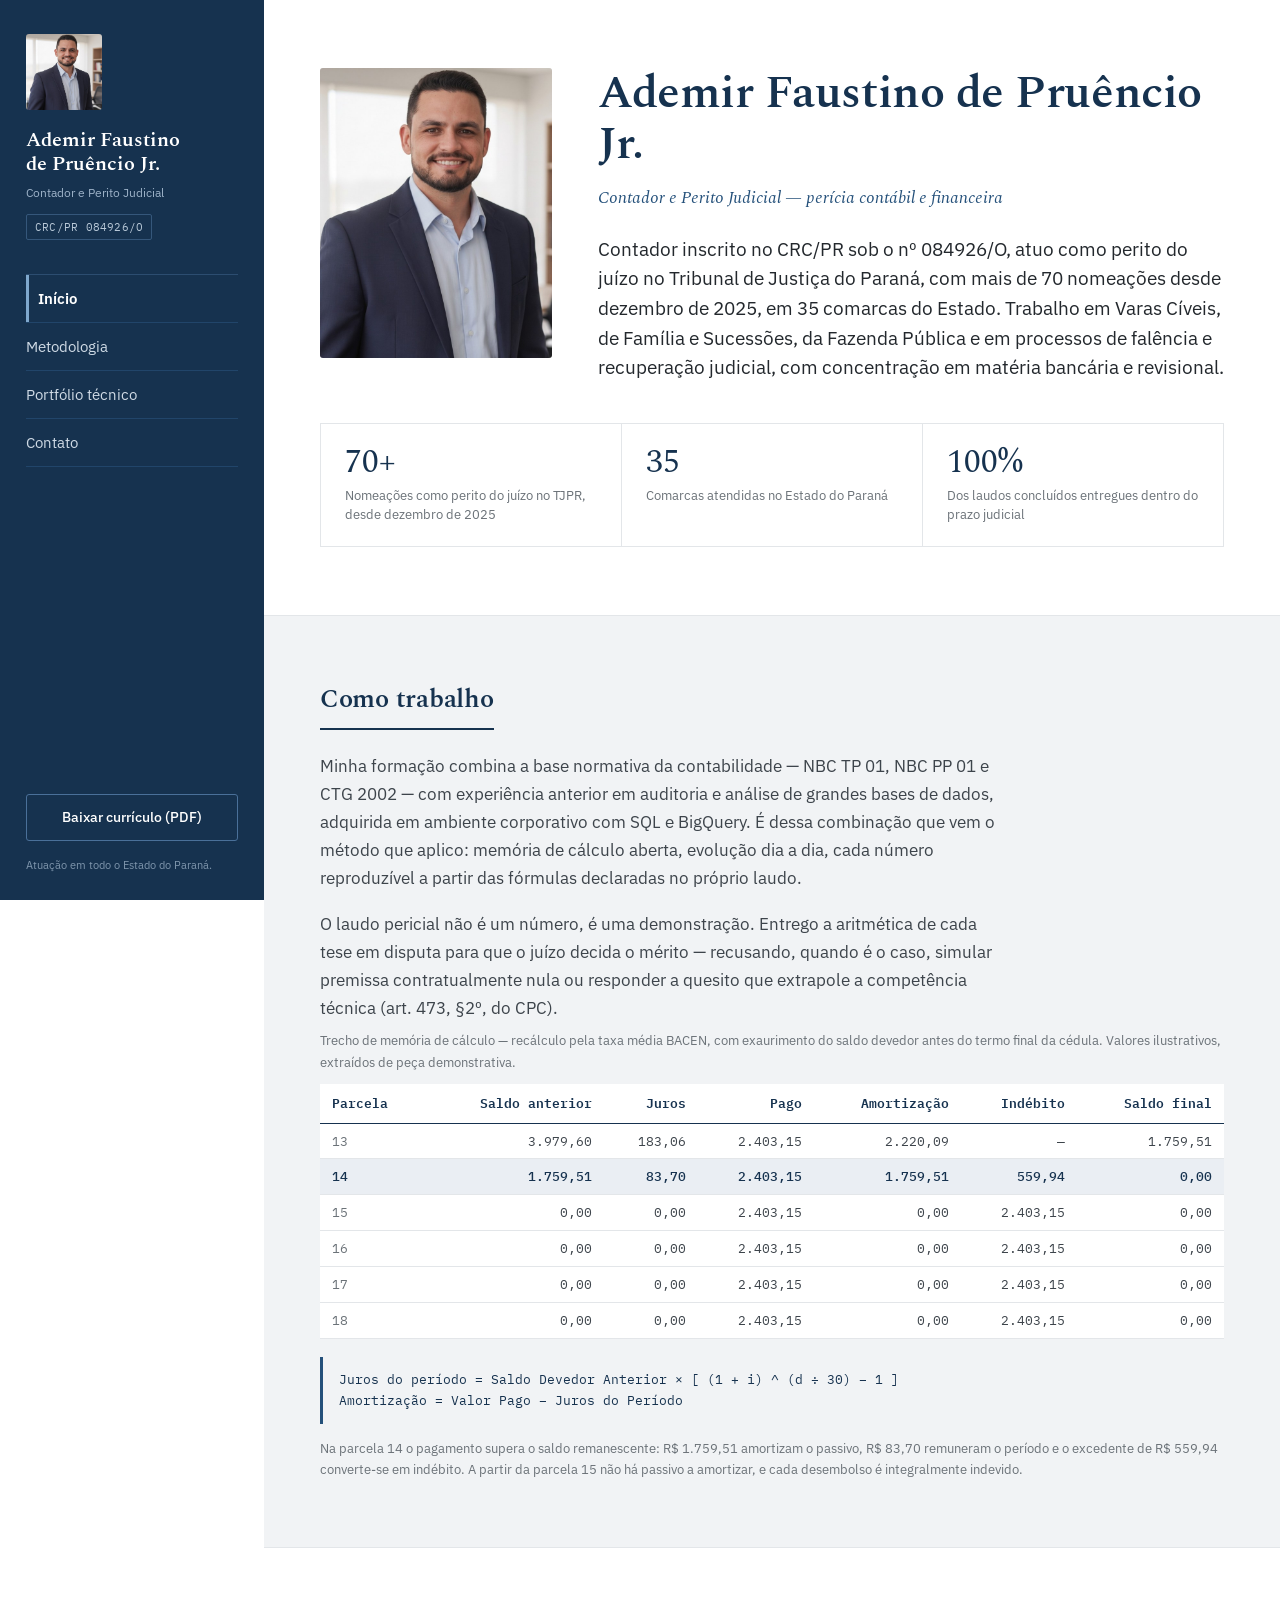
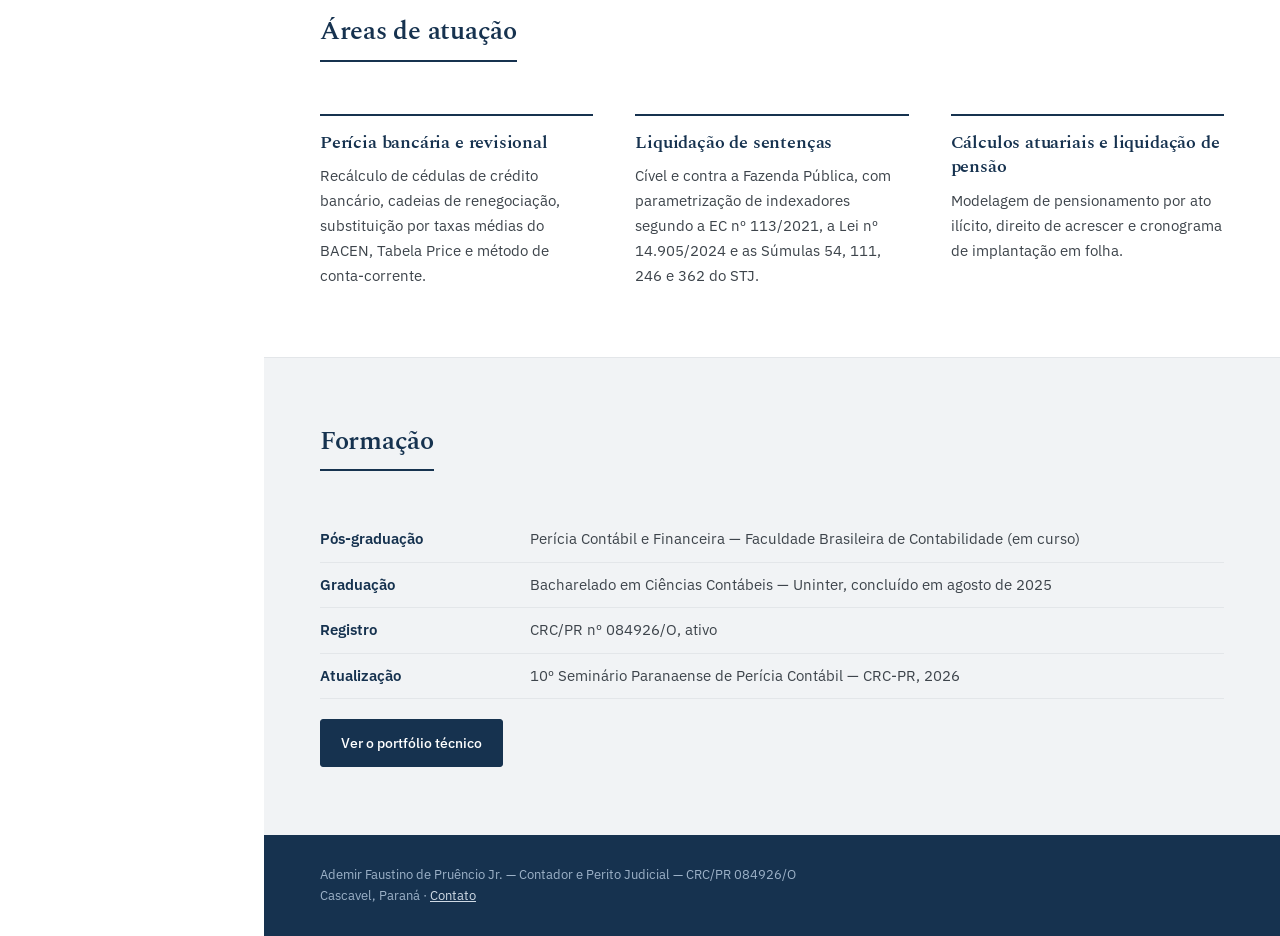
<file: index.html>
<!DOCTYPE html>
<html lang="pt-BR">
<head>
<meta charset="utf-8">
<meta name="viewport" content="width=device-width, initial-scale=1">
<title>Ademir Faustino de Pruêncio Jr. — Perito Judicial Contábil</title>
<meta name="description" content="Contador e perito do juízo no TJPR. Perícia contábil e financeira: recálculo bancário, liquidação de sentenças e cálculos atuariais.">
<link rel="preconnect" href="https://fonts.googleapis.com">
<link rel="preconnect" href="https://fonts.gstatic.com" crossorigin>
<link href="https://fonts.googleapis.com/css2?family=IBM+Plex+Mono:wght@400;500&family=IBM+Plex+Sans:wght@400;500;600&family=Spectral:ital,wght@0,500;0,600;1,400&display=swap" rel="stylesheet">
<link rel="stylesheet" href="css/estilo.css">
</head>
<body>

<a class="pular" href="#principal">Ir para o conteúdo</a>

<nav class="lateral" aria-label="Navegação principal">
  <a class="lateral__marca" href="index.html">
    <img class="lateral__retrato" src="assets/foto-perfil.jpg" alt="Ademir Faustino de Pruêncio Jr.">
    <p class="lateral__nome">Ademir Faustino<br>de Pruêncio Jr.</p>
    <p class="lateral__papel">Contador e Perito Judicial</p>
    <span class="lateral__crc">CRC/PR 084926/O</span>
  </a>

  <button class="menu-botao" type="button" aria-expanded="false" aria-controls="menu">Menu</button>

  <ul class="lateral__nav" id="menu">
    <li><a href="index.html" aria-current="page">Início</a></li>
    <li><a href="metodologia.html">Metodologia</a></li>
    <li><a href="portfolio.html">Portfólio técnico</a></li>
    <li><a href="contato.html">Contato</a></li>
  </ul>

  <div class="lateral__rodape">
    <a class="baixar-cv" href="assets/cv-ademir-pruencio.pdf" download>Baixar currículo (PDF)</a>
    <p class="lateral__legal">Atuação em todo o Estado do Paraná.</p>
  </div>
</nav>

<main class="conteudo" id="principal">

  <section class="faixa">
    <div class="limite">
      <div class="abertura">
        <img class="abertura__foto" src="assets/foto-perfil.jpg" alt="Retrato de Ademir Faustino de Pruêncio Jr.">
        <div>
          <h1>Ademir Faustino de Pruêncio Jr.</h1>
          <p class="abertura__papel">Contador e Perito Judicial — perícia contábil e financeira</p>
          <p class="destaque">Contador inscrito no CRC/PR sob o nº 084926/O, atuo como perito do juízo no Tribunal de Justiça do Paraná, com mais de 70 nomeações desde dezembro de 2025, em 35 comarcas do Estado. Trabalho em Varas Cíveis, de Família e Sucessões, da Fazenda Pública e em processos de falência e recuperação judicial, com concentração em matéria bancária e revisional.</p>
        </div>
      </div>

      <div class="credenciais">
        <div class="credencial">
          <span class="credencial__valor">70+</span>
          <p class="credencial__rotulo">Nomeações como perito do juízo no TJPR, desde dezembro de 2025</p>
        </div>
        <div class="credencial">
          <span class="credencial__valor">35</span>
          <p class="credencial__rotulo">Comarcas atendidas no Estado do Paraná</p>
        </div>
        <div class="credencial">
          <span class="credencial__valor">100%</span>
          <p class="credencial__rotulo">Dos laudos concluídos entregues dentro do prazo judicial</p>
        </div>
      </div>
    </div>
  </section>

  <section class="faixa faixa--cinza">
    <div class="limite">
      <h2>Como trabalho</h2>
      <div class="prosa">
        <p>Minha formação combina a base normativa da contabilidade — NBC TP 01, NBC PP 01 e CTG 2002 — com experiência anterior em auditoria e análise de grandes bases de dados, adquirida em ambiente corporativo com SQL e BigQuery. É dessa combinação que vem o método que aplico: memória de cálculo aberta, evolução dia a dia, cada número reproduzível a partir das fórmulas declaradas no próprio laudo.</p>
        <p>O laudo pericial não é um número, é uma demonstração. Entrego a aritmética de cada tese em disputa para que o juízo decida o mérito — recusando, quando é o caso, simular premissa contratualmente nula ou responder a quesito que extrapole a competência técnica (art. 473, §2º, do CPC).</p>
      </div>

      <div class="memoria">
        <div class="memoria__rolagem">
          <table class="tabela-calculo">
            <caption>Trecho de memória de cálculo — recálculo pela taxa média BACEN, com exaurimento do saldo devedor antes do termo final da cédula. Valores ilustrativos, extraídos de peça demonstrativa.</caption>
            <thead>
              <tr>
                <th scope="col">Parcela</th>
                <th scope="col">Saldo anterior</th>
                <th scope="col">Juros</th>
                <th scope="col">Pago</th>
                <th scope="col">Amortização</th>
                <th scope="col">Indébito</th>
                <th scope="col">Saldo final</th>
              </tr>
            </thead>
            <tbody>
              <tr><td>13</td><td>3.979,60</td><td>183,06</td><td>2.403,15</td><td>2.220,09</td><td>—</td><td>1.759,51</td></tr>
              <tr class="zerada"><td>14</td><td>1.759,51</td><td>83,70</td><td>2.403,15</td><td>1.759,51</td><td>559,94</td><td>0,00</td></tr>
              <tr><td>15</td><td>0,00</td><td>0,00</td><td>2.403,15</td><td>0,00</td><td>2.403,15</td><td>0,00</td></tr>
              <tr><td>16</td><td>0,00</td><td>0,00</td><td>2.403,15</td><td>0,00</td><td>2.403,15</td><td>0,00</td></tr>
              <tr><td>17</td><td>0,00</td><td>0,00</td><td>2.403,15</td><td>0,00</td><td>2.403,15</td><td>0,00</td></tr>
              <tr><td>18</td><td>0,00</td><td>0,00</td><td>2.403,15</td><td>0,00</td><td>2.403,15</td><td>0,00</td></tr>
            </tbody>
          </table>
        </div>
        <p class="formula">Juros do período = Saldo Devedor Anterior × [ (1 + i) ^ (d ÷ 30) − 1 ]<br>Amortização = Valor Pago − Juros do Período</p>
        <p class="legenda" style="margin-top:14px">Na parcela 14 o pagamento supera o saldo remanescente: R$ 1.759,51 amortizam o passivo, R$ 83,70 remuneram o período e o excedente de R$ 559,94 converte-se em indébito. A partir da parcela 15 não há passivo a amortizar, e cada desembolso é integralmente indevido.</p>
      </div>
    </div>
  </section>

  <section class="faixa">
    <div class="limite">
      <h2>Áreas de atuação</h2>
      <div class="blocos">
        <div class="bloco">
          <h3>Perícia bancária e revisional</h3>
          <p>Recálculo de cédulas de crédito bancário, cadeias de renegociação, substituição por taxas médias do BACEN, Tabela Price e método de conta-corrente.</p>
        </div>
        <div class="bloco">
          <h3>Liquidação de sentenças</h3>
          <p>Cível e contra a Fazenda Pública, com parametrização de indexadores segundo a EC nº 113/2021, a Lei nº 14.905/2024 e as Súmulas 54, 111, 246 e 362 do STJ.</p>
        </div>
        <div class="bloco">
          <h3>Cálculos atuariais e liquidação de pensão</h3>
          <p>Modelagem de pensionamento por ato ilícito, direito de acrescer e cronograma de implantação em folha.</p>
        </div>
      </div>
    </div>
  </section>

  <section class="faixa faixa--cinza faixa--fim">
    <div class="limite">
      <h2>Formação</h2>
      <ul class="normas">
        <li><span>Pós-graduação</span><span>Perícia Contábil e Financeira — Faculdade Brasileira de Contabilidade (em curso)</span></li>
        <li><span>Graduação</span><span>Bacharelado em Ciências Contábeis — Uninter, concluído em agosto de 2025</span></li>
        <li><span>Registro</span><span>CRC/PR nº 084926/O, ativo</span></li>
        <li><span>Atualização</span><span>10º Seminário Paranaense de Perícia Contábil — CRC-PR, 2026</span></li>
      </ul>
      <a class="botao" href="portfolio.html">Ver o portfólio técnico</a>
    </div>
  </section>

  <footer class="rodape">
    <p>Ademir Faustino de Pruêncio Jr. — Contador e Perito Judicial — CRC/PR 084926/O<br>
    Cascavel, Paraná · <a href="contato.html">Contato</a></p>
  </footer>

</main>

<script src="js/menu.js"></script>
</body>
</html>
</file>
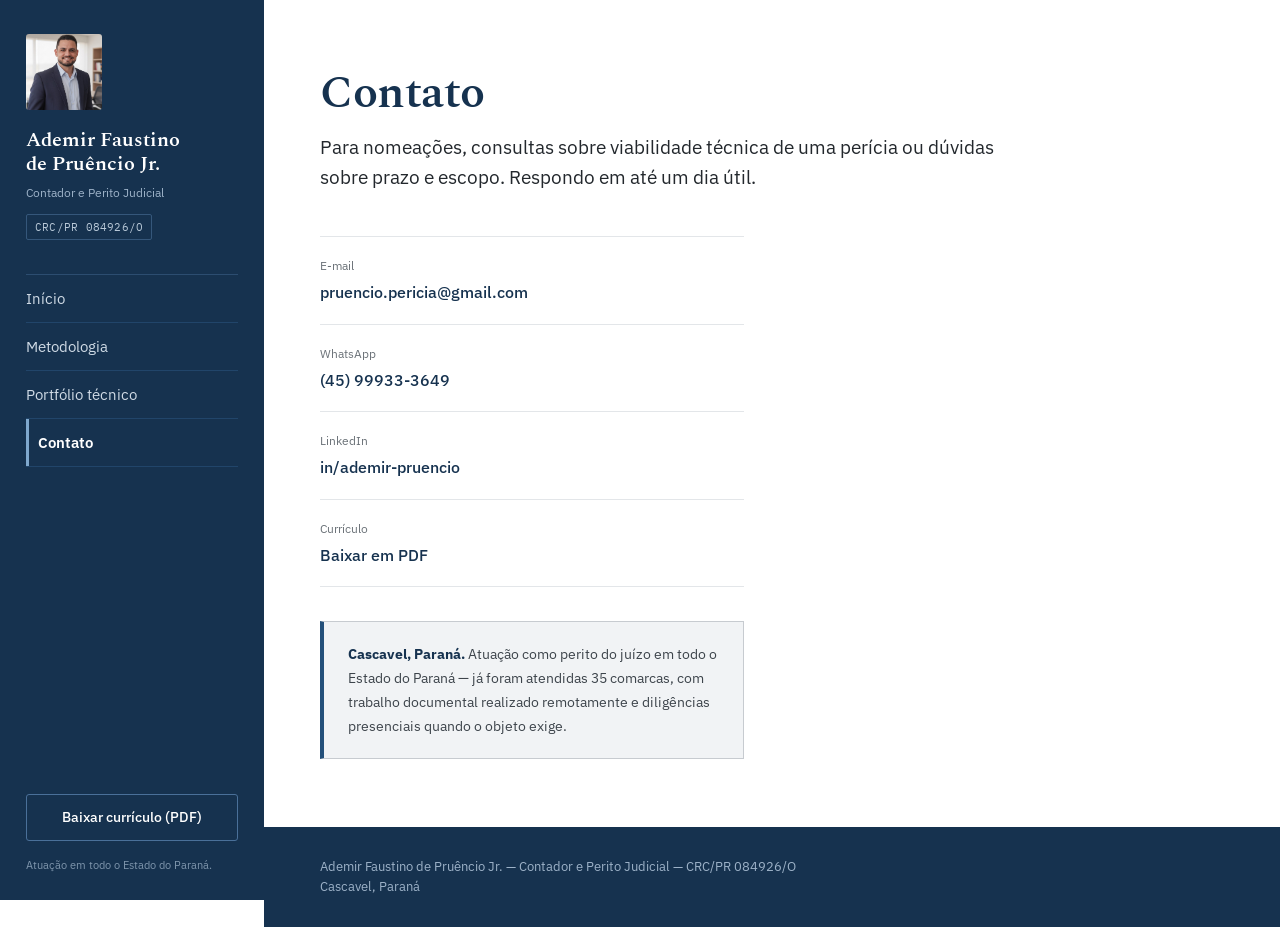
<file: contato.html>
<!DOCTYPE html>
<html lang="pt-BR">
<head>
<meta charset="utf-8">
<meta name="viewport" content="width=device-width, initial-scale=1">
<title>Contato — Ademir Faustino de Pruêncio Jr.</title>
<meta name="description" content="Contato para nomeações periciais e consultas técnicas. Cascavel, Paraná — atuação em todo o Estado.">
<link rel="preconnect" href="https://fonts.googleapis.com">
<link rel="preconnect" href="https://fonts.gstatic.com" crossorigin>
<link href="https://fonts.googleapis.com/css2?family=IBM+Plex+Mono:wght@400;500&family=IBM+Plex+Sans:wght@400;500;600&family=Spectral:ital,wght@0,500;0,600;1,400&display=swap" rel="stylesheet">
<link rel="stylesheet" href="css/estilo.css">
</head>
<body>

<a class="pular" href="#principal">Ir para o conteúdo</a>

<nav class="lateral" aria-label="Navegação principal">
  <a class="lateral__marca" href="index.html">
    <img class="lateral__retrato" src="assets/foto-perfil.jpg" alt="Ademir Faustino de Pruêncio Jr.">
    <p class="lateral__nome">Ademir Faustino<br>de Pruêncio Jr.</p>
    <p class="lateral__papel">Contador e Perito Judicial</p>
    <span class="lateral__crc">CRC/PR 084926/O</span>
  </a>

  <button class="menu-botao" type="button" aria-expanded="false" aria-controls="menu">Menu</button>

  <ul class="lateral__nav" id="menu">
    <li><a href="index.html">Início</a></li>
    <li><a href="metodologia.html">Metodologia</a></li>
    <li><a href="portfolio.html">Portfólio técnico</a></li>
    <li><a href="contato.html" aria-current="page">Contato</a></li>
  </ul>

  <div class="lateral__rodape">
    <a class="baixar-cv" href="assets/cv-ademir-pruencio.pdf" download>Baixar currículo (PDF)</a>
    <p class="lateral__legal">Atuação em todo o Estado do Paraná.</p>
  </div>
</nav>

<main class="conteudo" id="principal">

  <section class="faixa faixa--fim">
    <div class="limite">
      <h1>Contato</h1>
      <div class="prosa">
        <p class="destaque">Para nomeações, consultas sobre viabilidade técnica de uma perícia ou dúvidas sobre prazo e escopo. Respondo em até um dia útil.</p>
      </div>

      <div class="contato-grade" style="margin-top:44px">

        <div>
          <div class="canais">
            <a class="canal" href="mailto:pruencio.pericia@gmail.com">
              <span class="canal__rotulo">E-mail</span>
              <span class="canal__valor">pruencio.pericia@gmail.com</span>
            </a>
            <a class="canal" href="https://wa.me/5545999333649" target="_blank" rel="noopener">
              <span class="canal__rotulo">WhatsApp</span>
              <span class="canal__valor">(45) 99933-3649</span>
            </a>
            <a class="canal" href="https://www.linkedin.com/in/ademir-pruencio" target="_blank" rel="noopener">
              <span class="canal__rotulo">LinkedIn</span>
              <span class="canal__valor">in/ademir-pruencio</span>
            </a>
            <a class="canal" href="assets/cv-ademir-pruencio.pdf" download>
              <span class="canal__rotulo">Currículo</span>
              <span class="canal__valor">Baixar em PDF</span>
            </a>
          </div>

          <div class="aviso" style="margin-top:34px">
            <p><strong>Cascavel, Paraná.</strong> Atuação como perito do juízo em todo o Estado do Paraná — já foram atendidas 35 comarcas, com trabalho documental realizado remotamente e diligências presenciais quando o objeto exige.</p>
          </div>
        </div>


      </div>
    </div>
  </section>

  <footer class="rodape">
    <p>Ademir Faustino de Pruêncio Jr. — Contador e Perito Judicial — CRC/PR 084926/O<br>
    Cascavel, Paraná</p>
  </footer>

</main>

<script src="js/menu.js"></script>
</body>
</html>
</file>
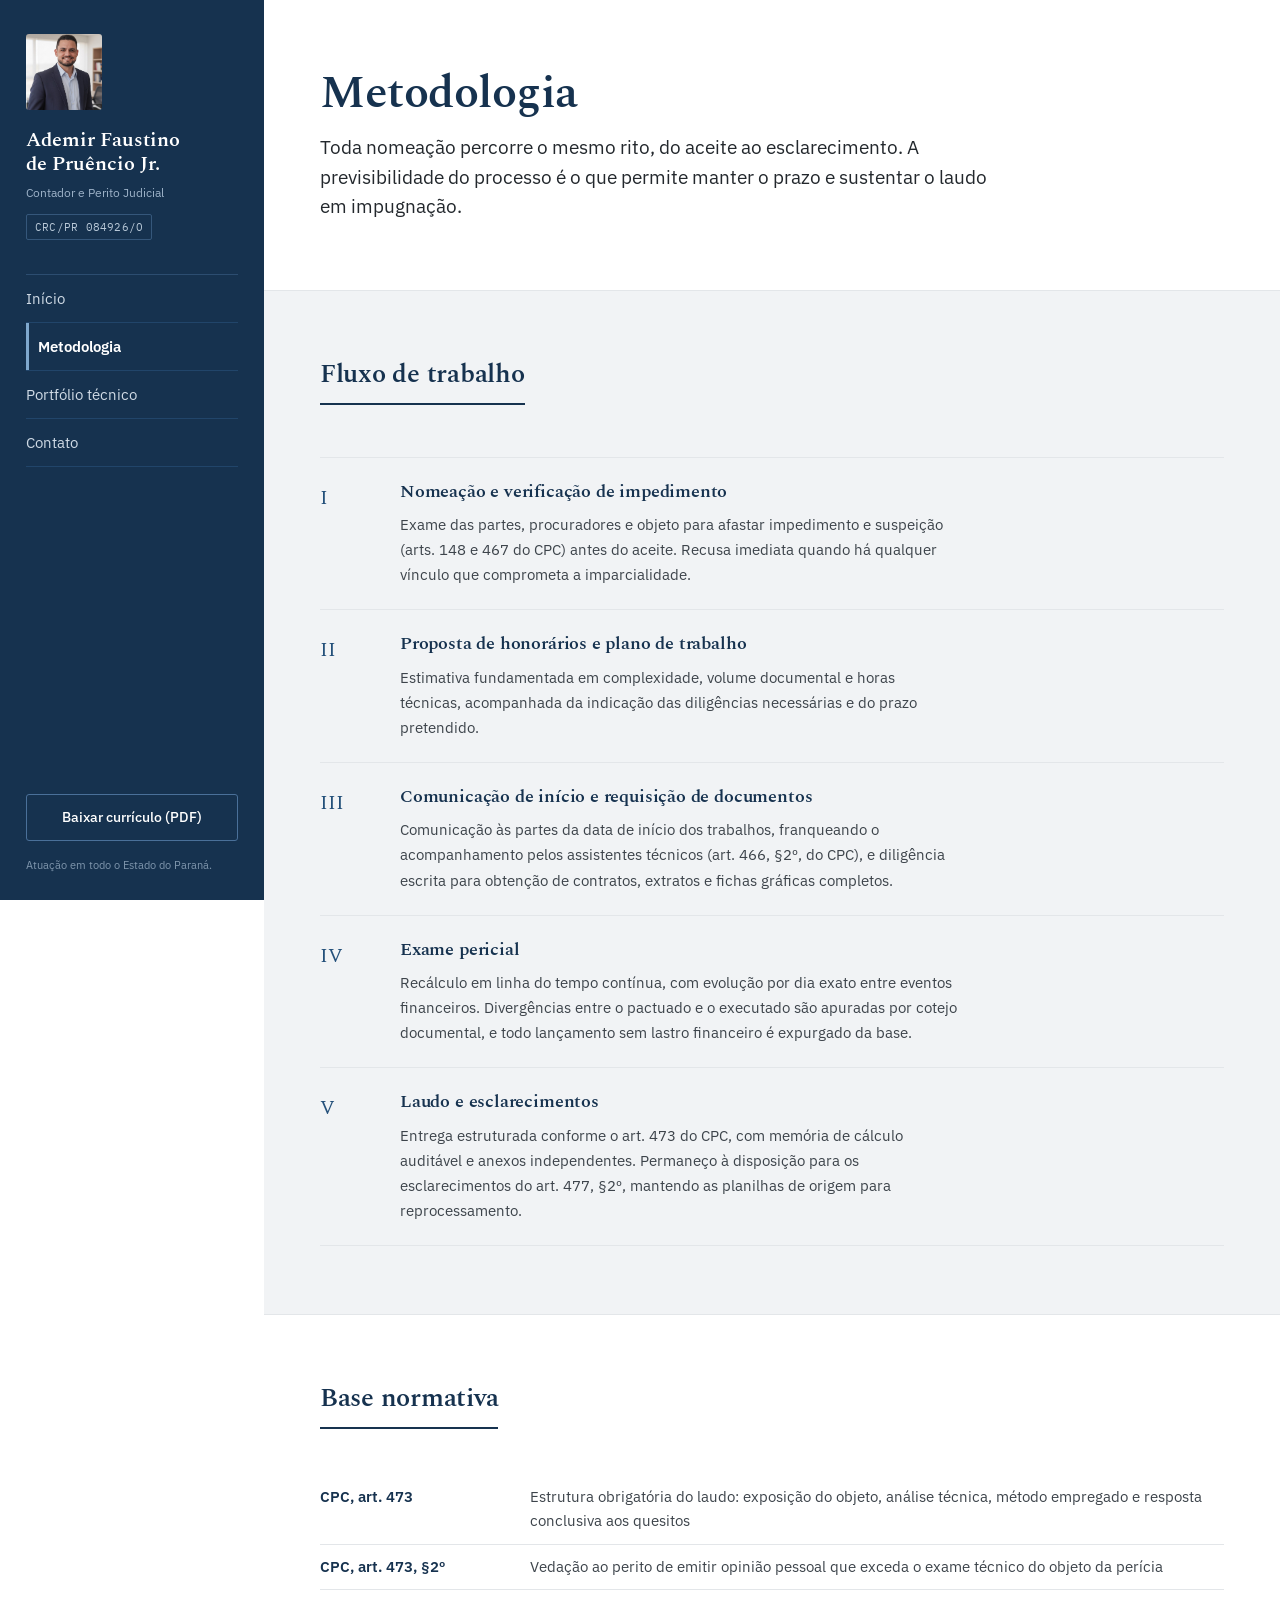
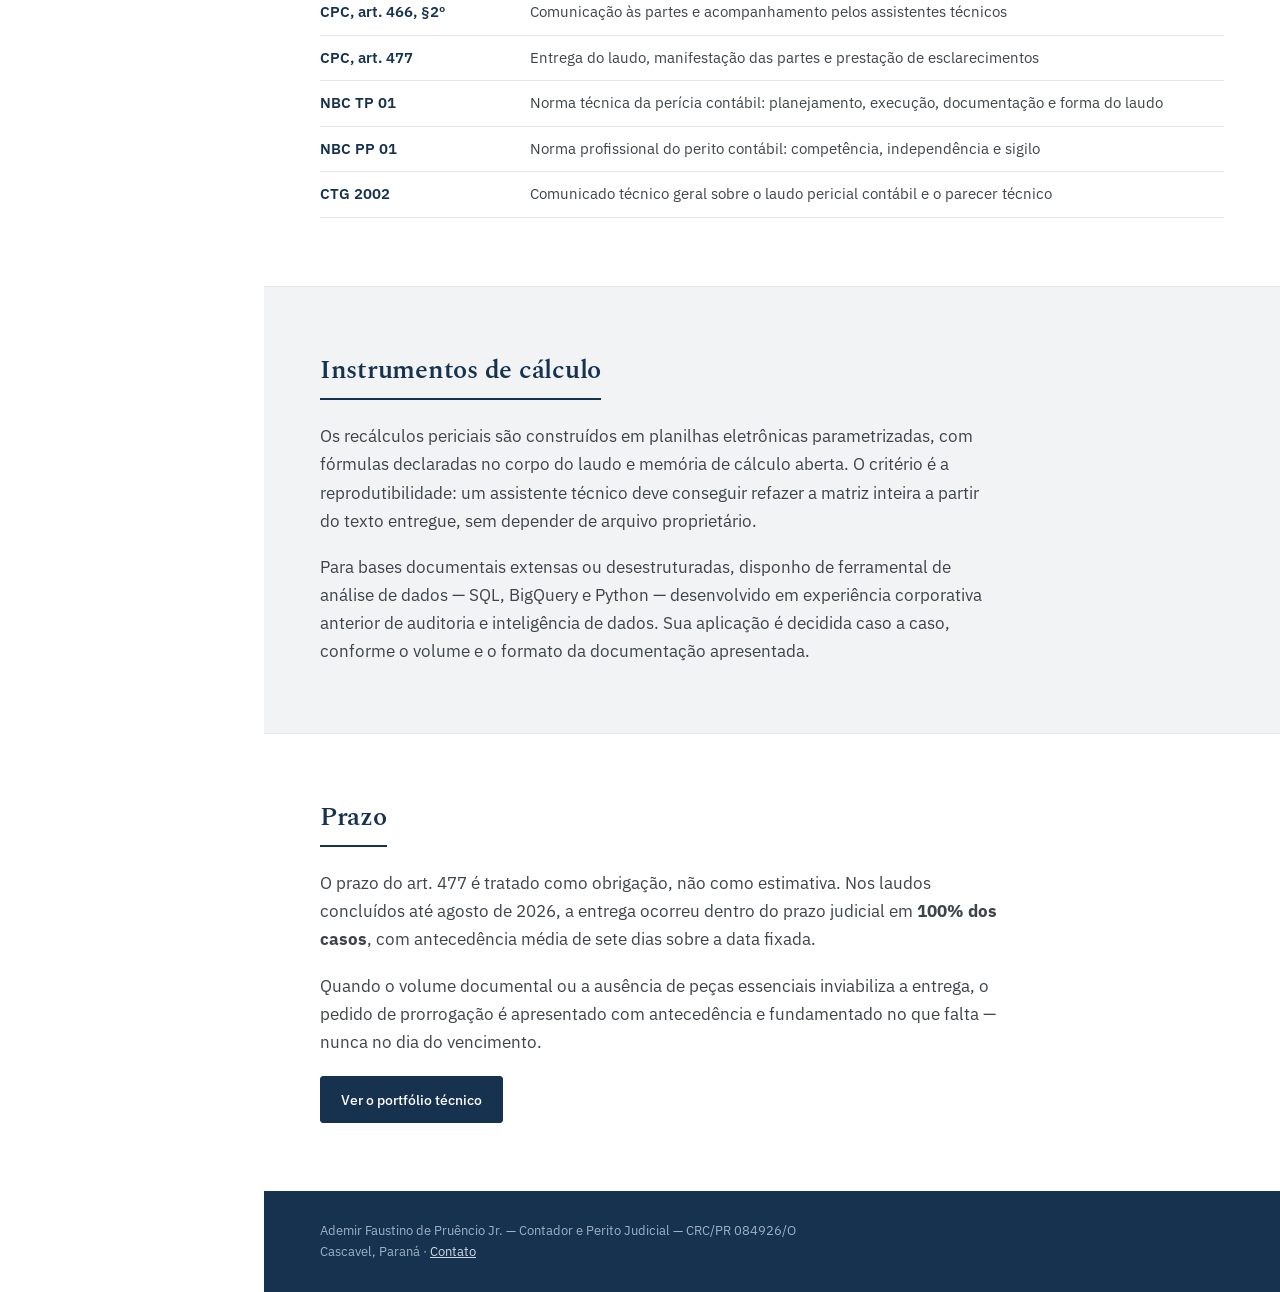
<file: metodologia.html>
<!DOCTYPE html>
<html lang="pt-BR">
<head>
<meta charset="utf-8">
<meta name="viewport" content="width=device-width, initial-scale=1">
<title>Metodologia — Ademir Faustino de Pruêncio Jr.</title>
<meta name="description" content="Fluxo de trabalho pericial em cinco fases, base normativa e compromisso de prazo.">
<link rel="preconnect" href="https://fonts.googleapis.com">
<link rel="preconnect" href="https://fonts.gstatic.com" crossorigin>
<link href="https://fonts.googleapis.com/css2?family=IBM+Plex+Mono:wght@400;500&family=IBM+Plex+Sans:wght@400;500;600&family=Spectral:ital,wght@0,500;0,600;1,400&display=swap" rel="stylesheet">
<link rel="stylesheet" href="css/estilo.css">
</head>
<body>

<a class="pular" href="#principal">Ir para o conteúdo</a>

<nav class="lateral" aria-label="Navegação principal">
  <a class="lateral__marca" href="index.html">
    <img class="lateral__retrato" src="assets/foto-perfil.jpg" alt="Ademir Faustino de Pruêncio Jr.">
    <p class="lateral__nome">Ademir Faustino<br>de Pruêncio Jr.</p>
    <p class="lateral__papel">Contador e Perito Judicial</p>
    <span class="lateral__crc">CRC/PR 084926/O</span>
  </a>

  <button class="menu-botao" type="button" aria-expanded="false" aria-controls="menu">Menu</button>

  <ul class="lateral__nav" id="menu">
    <li><a href="index.html">Início</a></li>
    <li><a href="metodologia.html" aria-current="page">Metodologia</a></li>
    <li><a href="portfolio.html">Portfólio técnico</a></li>
    <li><a href="contato.html">Contato</a></li>
  </ul>

  <div class="lateral__rodape">
    <a class="baixar-cv" href="assets/cv-ademir-pruencio.pdf" download>Baixar currículo (PDF)</a>
    <p class="lateral__legal">Atuação em todo o Estado do Paraná.</p>
  </div>
</nav>

<main class="conteudo" id="principal">

  <section class="faixa">
    <div class="limite">
      <h1>Metodologia</h1>
      <div class="prosa">
        <p class="destaque">Toda nomeação percorre o mesmo rito, do aceite ao esclarecimento. A previsibilidade do processo é o que permite manter o prazo e sustentar o laudo em impugnação.</p>
      </div>
    </div>
  </section>

  <section class="faixa faixa--cinza">
    <div class="limite">
      <h2>Fluxo de trabalho</h2>
      <ol class="fases">
        <li class="fase">
          <span class="fase__num">I</span>
          <div>
            <h3>Nomeação e verificação de impedimento</h3>
            <p>Exame das partes, procuradores e objeto para afastar impedimento e suspeição (arts. 148 e 467 do CPC) antes do aceite. Recusa imediata quando há qualquer vínculo que comprometa a imparcialidade.</p>
          </div>
        </li>
        <li class="fase">
          <span class="fase__num">II</span>
          <div>
            <h3>Proposta de honorários e plano de trabalho</h3>
            <p>Estimativa fundamentada em complexidade, volume documental e horas técnicas, acompanhada da indicação das diligências necessárias e do prazo pretendido.</p>
          </div>
        </li>
        <li class="fase">
          <span class="fase__num">III</span>
          <div>
            <h3>Comunicação de início e requisição de documentos</h3>
            <p>Comunicação às partes da data de início dos trabalhos, franqueando o acompanhamento pelos assistentes técnicos (art. 466, §2º, do CPC), e diligência escrita para obtenção de contratos, extratos e fichas gráficas completos.</p>
          </div>
        </li>
        <li class="fase">
          <span class="fase__num">IV</span>
          <div>
            <h3>Exame pericial</h3>
            <p>Recálculo em linha do tempo contínua, com evolução por dia exato entre eventos financeiros. Divergências entre o pactuado e o executado são apuradas por cotejo documental, e todo lançamento sem lastro financeiro é expurgado da base.</p>
          </div>
        </li>
        <li class="fase">
          <span class="fase__num">V</span>
          <div>
            <h3>Laudo e esclarecimentos</h3>
            <p>Entrega estruturada conforme o art. 473 do CPC, com memória de cálculo auditável e anexos independentes. Permaneço à disposição para os esclarecimentos do art. 477, §2º, mantendo as planilhas de origem para reprocessamento.</p>
          </div>
        </li>
      </ol>
    </div>
  </section>

  <section class="faixa">
    <div class="limite">
      <h2>Base normativa</h2>
      <ul class="normas">
        <li><span>CPC, art. 473</span><span>Estrutura obrigatória do laudo: exposição do objeto, análise técnica, método empregado e resposta conclusiva aos quesitos</span></li>
        <li><span>CPC, art. 473, §2º</span><span>Vedação ao perito de emitir opinião pessoal que exceda o exame técnico do objeto da perícia</span></li>
        <li><span>CPC, art. 466, §2º</span><span>Comunicação às partes e acompanhamento pelos assistentes técnicos</span></li>
        <li><span>CPC, art. 477</span><span>Entrega do laudo, manifestação das partes e prestação de esclarecimentos</span></li>
        <li><span>NBC TP 01</span><span>Norma técnica da perícia contábil: planejamento, execução, documentação e forma do laudo</span></li>
        <li><span>NBC PP 01</span><span>Norma profissional do perito contábil: competência, independência e sigilo</span></li>
        <li><span>CTG 2002</span><span>Comunicado técnico geral sobre o laudo pericial contábil e o parecer técnico</span></li>
      </ul>
    </div>
  </section>

  <section class="faixa faixa--cinza">
    <div class="limite">
      <h2>Instrumentos de cálculo</h2>
      <div class="prosa">
        <p>Os recálculos periciais são construídos em planilhas eletrônicas parametrizadas, com fórmulas declaradas no corpo do laudo e memória de cálculo aberta. O critério é a reprodutibilidade: um assistente técnico deve conseguir refazer a matriz inteira a partir do texto entregue, sem depender de arquivo proprietário.</p>
        <p>Para bases documentais extensas ou desestruturadas, disponho de ferramental de análise de dados — SQL, BigQuery e Python — desenvolvido em experiência corporativa anterior de auditoria e inteligência de dados. Sua aplicação é decidida caso a caso, conforme o volume e o formato da documentação apresentada.</p>
      </div>
    </div>
  </section>

  <section class="faixa faixa--fim">
    <div class="limite">
      <h2>Prazo</h2>
      <div class="prosa">
        <p>O prazo do art. 477 é tratado como obrigação, não como estimativa. Nos laudos concluídos até agosto de 2026, a entrega ocorreu dentro do prazo judicial em <strong>100% dos casos</strong>, com antecedência média de sete dias sobre a data fixada.</p>
        <p>Quando o volume documental ou a ausência de peças essenciais inviabiliza a entrega, o pedido de prorrogação é apresentado com antecedência e fundamentado no que falta — nunca no dia do vencimento.</p>
      </div>
      <a class="botao" href="portfolio.html">Ver o portfólio técnico</a>
    </div>
  </section>

  <footer class="rodape">
    <p>Ademir Faustino de Pruêncio Jr. — Contador e Perito Judicial — CRC/PR 084926/O<br>
    Cascavel, Paraná · <a href="contato.html">Contato</a></p>
  </footer>

</main>

<script src="js/menu.js"></script>
</body>
</html>
</file>
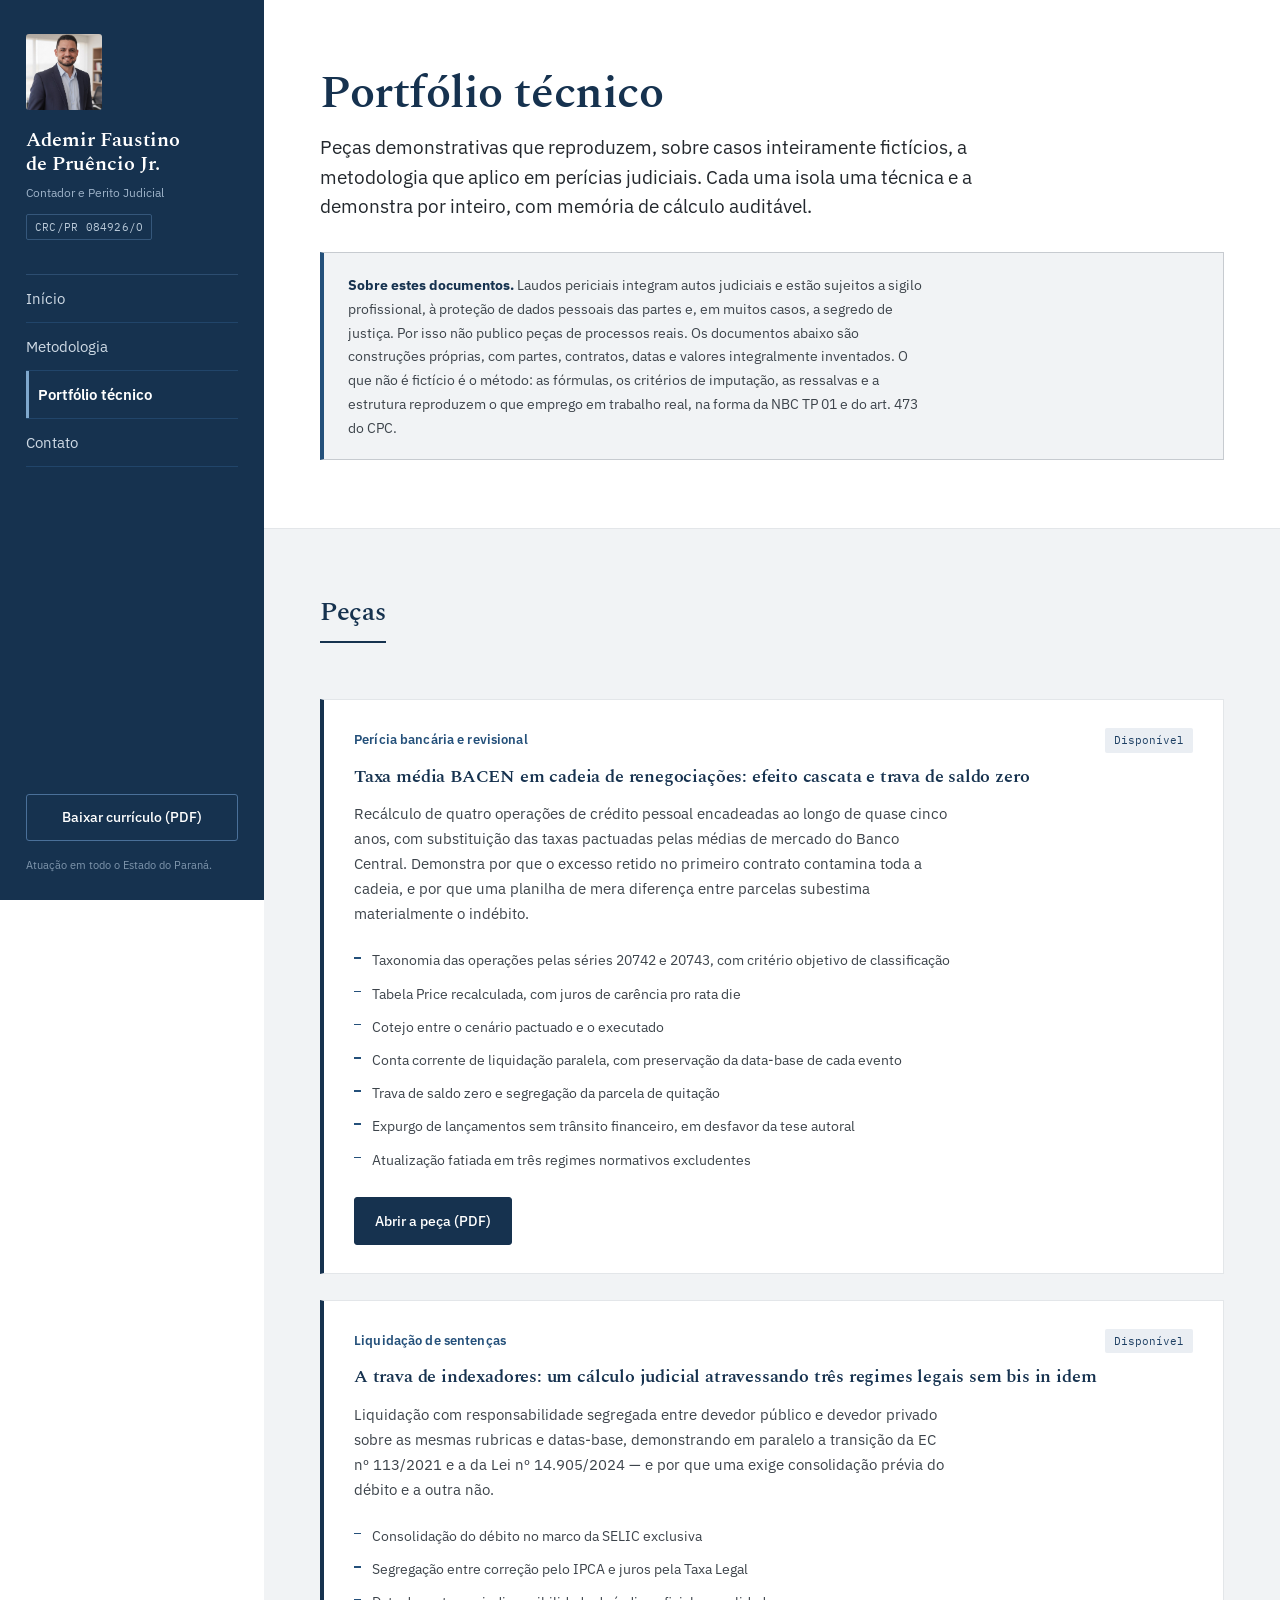
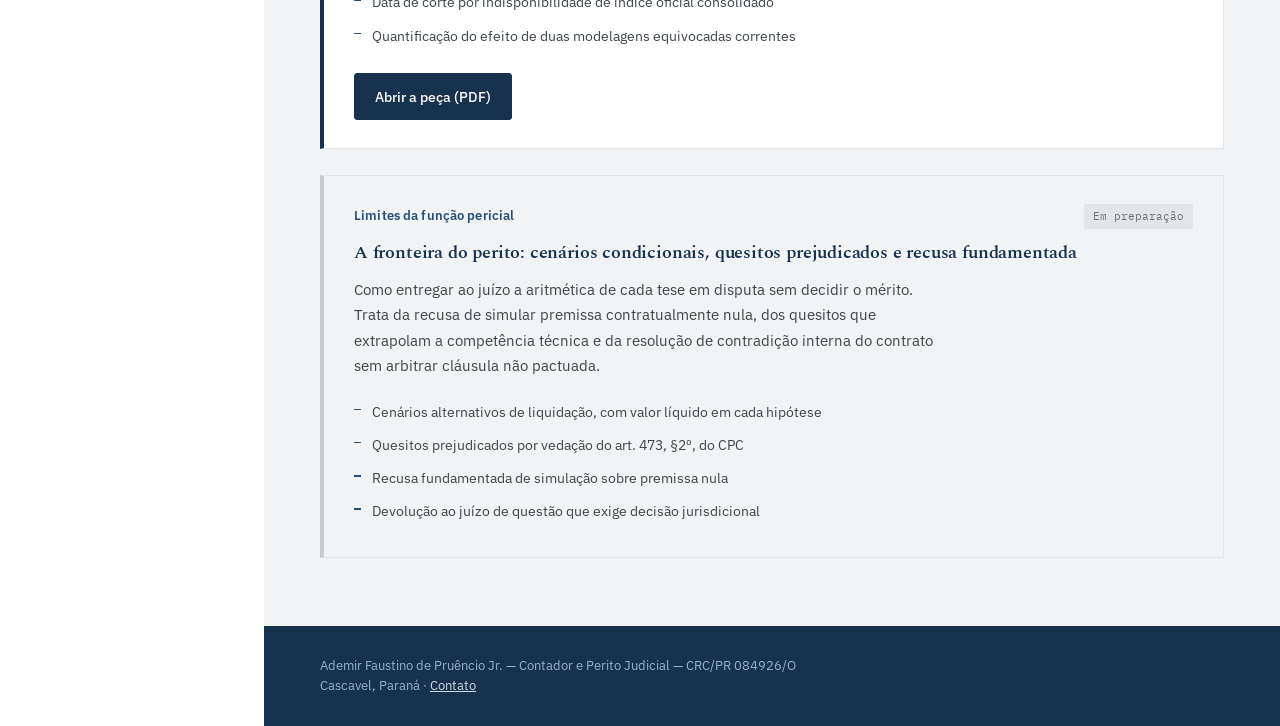
<file: portfolio.html>
<!DOCTYPE html>
<html lang="pt-BR">
<head>
<meta charset="utf-8">
<meta name="viewport" content="width=device-width, initial-scale=1">
<title>Portfólio técnico — Ademir Faustino de Pruêncio Jr.</title>
<meta name="description" content="Peças demonstrativas de metodologia pericial: recálculo bancário, trava de indexadores e limites da função do perito.">
<link rel="preconnect" href="https://fonts.googleapis.com">
<link rel="preconnect" href="https://fonts.gstatic.com" crossorigin>
<link href="https://fonts.googleapis.com/css2?family=IBM+Plex+Mono:wght@400;500&family=IBM+Plex+Sans:wght@400;500;600&family=Spectral:ital,wght@0,500;0,600;1,400&display=swap" rel="stylesheet">
<link rel="stylesheet" href="css/estilo.css">
</head>
<body>

<a class="pular" href="#principal">Ir para o conteúdo</a>

<nav class="lateral" aria-label="Navegação principal">
  <a class="lateral__marca" href="index.html">
    <img class="lateral__retrato" src="assets/foto-perfil.jpg" alt="Ademir Faustino de Pruêncio Jr.">
    <p class="lateral__nome">Ademir Faustino<br>de Pruêncio Jr.</p>
    <p class="lateral__papel">Contador e Perito Judicial</p>
    <span class="lateral__crc">CRC/PR 084926/O</span>
  </a>

  <button class="menu-botao" type="button" aria-expanded="false" aria-controls="menu">Menu</button>

  <ul class="lateral__nav" id="menu">
    <li><a href="index.html">Início</a></li>
    <li><a href="metodologia.html">Metodologia</a></li>
    <li><a href="portfolio.html" aria-current="page">Portfólio técnico</a></li>
    <li><a href="contato.html">Contato</a></li>
  </ul>

  <div class="lateral__rodape">
    <a class="baixar-cv" href="assets/cv-ademir-pruencio.pdf" download>Baixar currículo (PDF)</a>
    <p class="lateral__legal">Atuação em todo o Estado do Paraná.</p>
  </div>
</nav>

<main class="conteudo" id="principal">

  <section class="faixa">
    <div class="limite">
      <h1>Portfólio técnico</h1>
      <div class="prosa">
        <p class="destaque">Peças demonstrativas que reproduzem, sobre casos inteiramente fictícios, a metodologia que aplico em perícias judiciais. Cada uma isola uma técnica e a demonstra por inteiro, com memória de cálculo auditável.</p>
      </div>

      <div class="aviso">
        <p><strong>Sobre estes documentos.</strong> Laudos periciais integram autos judiciais e estão sujeitos a sigilo profissional, à proteção de dados pessoais das partes e, em muitos casos, a segredo de justiça. Por isso não publico peças de processos reais. Os documentos abaixo são construções próprias, com partes, contratos, datas e valores integralmente inventados. O que não é fictício é o método: as fórmulas, os critérios de imputação, as ressalvas e a estrutura reproduzem o que emprego em trabalho real, na forma da NBC TP 01 e do art. 473 do CPC.</p>
      </div>
    </div>
  </section>

  <section class="faixa faixa--cinza faixa--fim">
    <div class="limite">
      <h2>Peças</h2>

      <div class="pecas">

        <article class="peca">
          <div class="peca__topo">
            <span class="peca__area">Perícia bancária e revisional</span>
            <span class="peca__situacao">Disponível</span>
          </div>
          <h3>Taxa média BACEN em cadeia de renegociações: efeito cascata e trava de saldo zero</h3>
          <p>Recálculo de quatro operações de crédito pessoal encadeadas ao longo de quase cinco anos, com substituição das taxas pactuadas pelas médias de mercado do Banco Central. Demonstra por que o excesso retido no primeiro contrato contamina toda a cadeia, e por que uma planilha de mera diferença entre parcelas subestima materialmente o indébito.</p>
          <ul class="peca__tecnicas">
            <li>Taxonomia das operações pelas séries 20742 e 20743, com critério objetivo de classificação</li>
            <li>Tabela Price recalculada, com juros de carência pro rata die</li>
            <li>Cotejo entre o cenário pactuado e o executado</li>
            <li>Conta corrente de liquidação paralela, com preservação da data-base de cada evento</li>
            <li>Trava de saldo zero e segregação da parcela de quitação</li>
            <li>Expurgo de lançamentos sem trânsito financeiro, em desfavor da tese autoral</li>
            <li>Atualização fatiada em três regimes normativos excludentes</li>
          </ul>
          <a class="botao" href="assets/pecas/peca-01-taxa-media-bacen.pdf" target="_blank" rel="noopener">Abrir a peça (PDF)</a>
        </article>

        <article class="peca">
          <div class="peca__topo">
            <span class="peca__area">Liquidação de sentenças</span>
            <span class="peca__situacao">Disponível</span>
          </div>
          <h3>A trava de indexadores: um cálculo judicial atravessando três regimes legais sem bis in idem</h3>
          <p>Liquidação com responsabilidade segregada entre devedor público e devedor privado sobre as mesmas rubricas e datas-base, demonstrando em paralelo a transição da EC nº 113/2021 e a da Lei nº 14.905/2024 — e por que uma exige consolidação prévia do débito e a outra não.</p>
          <ul class="peca__tecnicas">
            <li>Consolidação do débito no marco da SELIC exclusiva</li>
            <li>Segregação entre correção pelo IPCA e juros pela Taxa Legal</li>
            <li>Data de corte por indisponibilidade de índice oficial consolidado</li>
            <li>Quantificação do efeito de duas modelagens equivocadas correntes</li>
          </ul>
          <a class="botao" href="assets/pecas/peca-02-trava-indexadores.pdf" target="_blank" rel="noopener">Abrir a peça (PDF)</a>
        </article>

        <article class="peca peca--reservada">
          <div class="peca__topo">
            <span class="peca__area">Limites da função pericial</span>
            <span class="peca__situacao peca__situacao--espera">Em preparação</span>
          </div>
          <h3>A fronteira do perito: cenários condicionais, quesitos prejudicados e recusa fundamentada</h3>
          <p>Como entregar ao juízo a aritmética de cada tese em disputa sem decidir o mérito. Trata da recusa de simular premissa contratualmente nula, dos quesitos que extrapolam a competência técnica e da resolução de contradição interna do contrato sem arbitrar cláusula não pactuada.</p>
          <ul class="peca__tecnicas">
            <li>Cenários alternativos de liquidação, com valor líquido em cada hipótese</li>
            <li>Quesitos prejudicados por vedação do art. 473, §2º, do CPC</li>
            <li>Recusa fundamentada de simulação sobre premissa nula</li>
            <li>Devolução ao juízo de questão que exige decisão jurisdicional</li>
          </ul>
        </article>

      </div>
    </div>
  </section>

  <footer class="rodape">
    <p>Ademir Faustino de Pruêncio Jr. — Contador e Perito Judicial — CRC/PR 084926/O<br>
    Cascavel, Paraná · <a href="contato.html">Contato</a></p>
  </footer>

</main>

<script src="js/menu.js"></script>
</body>
</html>
</file>
<file: css/estilo.css>
/* ============================================================
   Ademir Faustino de Pruêncio Jr. — Perícia Judicial
   Paleta: azul-marinho, cinza, branco
   ============================================================ */

:root {
  --navy-900: #16324f;
  --navy-800: #1d3f63;
  --navy-700: #24507a;
  --navy-050: #eaeef3;

  --gray-900: #23282d;
  --gray-700: #3d444b;
  --gray-500: #6b7278;
  --gray-300: #c7cbd0;
  --gray-150: #e3e6e9;
  --gray-100: #f1f3f5;

  --white: #ffffff;

  --serif: "Spectral", Georgia, "Times New Roman", serif;
  --sans: "IBM Plex Sans", -apple-system, BlinkMacSystemFont, "Segoe UI", Roboto, sans-serif;
  --mono: "IBM Plex Mono", "SFMono-Regular", Consolas, monospace;

  --nav-w: 264px;
  --measure: 68ch;
}

*, *::before, *::after { box-sizing: border-box; }

html { -webkit-text-size-adjust: 100%; }

body {
  margin: 0;
  font-family: var(--sans);
  font-size: 17px;
  line-height: 1.65;
  color: var(--gray-700);
  background: var(--white);
}

/* ---------- Skip link + foco ---------- */
.pular {
  position: absolute;
  left: -9999px;
  top: 0;
  background: var(--navy-900);
  color: var(--white);
  padding: 12px 18px;
  z-index: 200;
}
.pular:focus { left: 0; }

a:focus-visible,
button:focus-visible,
input:focus-visible,
textarea:focus-visible {
  outline: 2px solid var(--navy-700);
  outline-offset: 3px;
}

/* ============================================================
   MENU LATERAL
   ============================================================ */

.lateral {
  position: fixed;
  inset: 0 auto 0 0;
  width: var(--nav-w);
  background: var(--navy-900);
  color: var(--navy-050);
  display: flex;
  flex-direction: column;
  padding: 34px 26px 26px;
  overflow-y: auto;
  z-index: 100;
}

.lateral__marca { display: block; text-decoration: none; color: inherit; }

.lateral__retrato {
  width: 76px;
  height: 76px;
  border-radius: 3px;
  object-fit: cover;
  display: block;
  margin-bottom: 18px;
  background: var(--navy-800);
}

.lateral__nome {
  font-family: var(--serif);
  font-size: 1.22rem;
  line-height: 1.25;
  font-weight: 600;
  color: var(--white);
  margin: 0 0 6px;
}

.lateral__papel {
  font-size: 0.78rem;
  line-height: 1.5;
  color: #9db2c8;
  margin: 0;
}

.lateral__crc {
  display: inline-block;
  margin-top: 12px;
  font-family: var(--mono);
  font-size: 0.7rem;
  letter-spacing: 0.02em;
  color: #b9c9d8;
  border: 1px solid #35577b;
  border-radius: 2px;
  padding: 3px 8px;
}

.lateral__nav {
  margin: 34px 0 0;
  padding: 0;
  list-style: none;
  border-top: 1px solid #2c4d70;
}

.lateral__nav a {
  display: block;
  padding: 11px 0;
  color: #cfdae5;
  text-decoration: none;
  font-size: 0.95rem;
  border-bottom: 1px solid #21456a;
}

.lateral__nav a:hover { color: var(--white); }

.lateral__nav a[aria-current="page"] {
  color: var(--white);
  font-weight: 600;
  box-shadow: inset 3px 0 0 #7fa8cd;
  padding-left: 12px;
}

.lateral__rodape { margin-top: auto; padding-top: 28px; }

.baixar-cv {
  display: block;
  text-align: center;
  padding: 11px 14px;
  border: 1px solid #4a7099;
  border-radius: 3px;
  color: var(--white);
  text-decoration: none;
  font-size: 0.86rem;
  font-weight: 500;
}
.baixar-cv:hover { background: var(--navy-800); border-color: #7fa8cd; }

.lateral__legal {
  margin: 16px 0 0;
  font-size: 0.7rem;
  line-height: 1.55;
  color: #7f96ad;
}

/* Botão do menu (só aparece no mobile) */
.menu-botao { display: none; }

/* ============================================================
   ÁREA DE CONTEÚDO
   ============================================================ */

.conteudo {
  margin-left: var(--nav-w);
  min-height: 100vh;
}

.faixa {
  padding: 68px 56px;
  border-bottom: 1px solid var(--gray-150);
}
.faixa--cinza { background: var(--gray-100); }
.faixa--fim { border-bottom: 0; }

.limite { max-width: 940px; }
.prosa { max-width: var(--measure); }

/* ---------- Tipografia ---------- */

h1, h2, h3 {
  font-family: var(--serif);
  color: var(--navy-900);
  font-weight: 600;
  letter-spacing: -0.01em;
}

h1 {
  font-size: clamp(2rem, 4.2vw, 2.85rem);
  line-height: 1.12;
  margin: 0 0 14px;
}

h2 {
  font-size: 1.62rem;
  line-height: 1.22;
  margin: 0 0 22px;
  padding-bottom: 12px;
  border-bottom: 2px solid var(--navy-900);
  display: inline-block;
}

h3 {
  font-size: 1.13rem;
  line-height: 1.35;
  margin: 0 0 8px;
}

p { margin: 0 0 18px; }
p:last-child { margin-bottom: 0; }

a { color: var(--navy-700); }

.destaque {
  font-size: 1.16rem;
  line-height: 1.6;
  color: var(--gray-900);
}

.legenda {
  font-size: 0.83rem;
  line-height: 1.55;
  color: var(--gray-500);
}

/* ---------- Cabeçalho da página inicial ---------- */

.abertura {
  display: grid;
  grid-template-columns: 232px 1fr;
  gap: 46px;
  align-items: start;
}

.abertura__foto {
  width: 232px;
  height: 290px;
  object-fit: cover;
  object-position: center 22%;
  border-radius: 3px;
  display: block;
  background: var(--gray-150);
}

.abertura__papel {
  font-family: var(--serif);
  font-size: 1.08rem;
  font-style: italic;
  color: var(--navy-700);
  margin: 0 0 22px;
}

/* ---------- Credenciais ---------- */

.credenciais {
  display: grid;
  grid-template-columns: repeat(3, 1fr);
  gap: 1px;
  background: var(--gray-150);
  border: 1px solid var(--gray-150);
  margin-top: 40px;
}

.credencial { background: var(--white); padding: 22px 24px; }

.credencial__valor {
  font-family: var(--serif);
  font-size: 2.05rem;
  line-height: 1;
  color: var(--navy-900);
  display: block;
  margin-bottom: 7px;
}

.credencial__rotulo {
  font-size: 0.82rem;
  line-height: 1.45;
  color: var(--gray-500);
  margin: 0;
}

/* ---------- Memória de cálculo (elemento-assinatura) ---------- */

.memoria { margin-top: 8px; }

.memoria__rolagem { overflow-x: auto; }

.tabela-calculo {
  width: 100%;
  min-width: 620px;
  border-collapse: collapse;
  font-family: var(--mono);
  font-size: 0.79rem;
  font-variant-numeric: tabular-nums;
  background: var(--white);
}

.tabela-calculo caption {
  caption-side: top;
  text-align: left;
  font-family: var(--sans);
  font-size: 0.83rem;
  color: var(--gray-500);
  padding-bottom: 10px;
}

.tabela-calculo th {
  text-align: right;
  font-weight: 600;
  color: var(--navy-900);
  border-bottom: 1.5px solid var(--navy-900);
  padding: 9px 12px;
  white-space: nowrap;
}
.tabela-calculo th:first-child { text-align: left; }

.tabela-calculo td {
  text-align: right;
  padding: 7px 12px;
  border-bottom: 1px solid var(--gray-150);
  white-space: nowrap;
}
.tabela-calculo td:first-child { text-align: left; color: var(--gray-500); }

.tabela-calculo tr.zerada td {
  background: var(--navy-050);
  color: var(--navy-900);
  font-weight: 500;
}

.formula {
  font-family: var(--mono);
  font-size: 0.82rem;
  color: var(--navy-900);
  background: var(--gray-100);
  border-left: 3px solid var(--navy-700);
  padding: 12px 16px;
  margin: 18px 0 0;
  overflow-x: auto;
}

/* ---------- Blocos de conteúdo ---------- */

.blocos {
  display: grid;
  grid-template-columns: repeat(auto-fit, minmax(258px, 1fr));
  gap: 34px 42px;
  margin-top: 30px;
}

.bloco { border-top: 2px solid var(--navy-900); padding-top: 15px; }
.bloco p { font-size: 0.95rem; margin: 0; }

/* ---------- Fases (numeração romana, como nos laudos) ---------- */

.fases { margin: 30px 0 0; padding: 0; list-style: none; counter-reset: fase; }

.fase {
  display: grid;
  grid-template-columns: 58px 1fr;
  gap: 22px;
  padding: 22px 0;
  border-top: 1px solid var(--gray-150);
}
.fase:last-child { border-bottom: 1px solid var(--gray-150); }

.fase__num {
  font-family: var(--serif);
  font-size: 1.28rem;
  color: var(--navy-700);
  padding-top: 1px;
}

.fase p { font-size: 0.95rem; margin: 0; max-width: 62ch; }

/* ---------- Lista normativa ---------- */

.normas { margin: 24px 0 0; padding: 0; list-style: none; }

.normas li {
  padding: 10px 0;
  border-bottom: 1px solid var(--gray-150);
  font-size: 0.93rem;
  display: grid;
  grid-template-columns: 190px 1fr;
  gap: 20px;
}
.normas span:first-child { font-weight: 600; color: var(--navy-900); }

@media (max-width: 620px) {
  .normas li { grid-template-columns: 1fr; gap: 3px; }
}

/* ---------- Peças do portfólio ---------- */

.pecas { margin-top: 34px; display: grid; gap: 26px; }

.peca {
  border: 1px solid var(--gray-150);
  border-left: 4px solid var(--navy-900);
  background: var(--white);
  padding: 28px 30px;
}

.peca--reservada {
  border-left-color: var(--gray-300);
  background: var(--gray-100);
}

.peca__topo {
  display: flex;
  flex-wrap: wrap;
  gap: 10px 16px;
  align-items: baseline;
  justify-content: space-between;
  margin-bottom: 12px;
}

.peca__area {
  font-size: 0.8rem;
  font-weight: 600;
  color: var(--navy-700);
  letter-spacing: 0.01em;
}

.peca__situacao {
  font-family: var(--mono);
  font-size: 0.7rem;
  padding: 3px 9px;
  border-radius: 2px;
  background: var(--navy-050);
  color: var(--navy-800);
  white-space: nowrap;
}
.peca__situacao--espera { background: var(--gray-150); color: var(--gray-500); }

.peca h3 { margin-bottom: 12px; }
.peca p { font-size: 0.95rem; max-width: 66ch; }

.peca__tecnicas { margin: 16px 0 0; padding: 0; list-style: none; }
.peca__tecnicas li {
  font-size: 0.88rem;
  color: var(--gray-700);
  padding: 5px 0 5px 18px;
  position: relative;
}
.peca__tecnicas li::before {
  content: "";
  position: absolute;
  left: 0;
  top: 13px;
  width: 7px;
  height: 1.5px;
  background: var(--navy-700);
}

.botao {
  display: inline-block;
  margin-top: 20px;
  padding: 11px 20px;
  background: var(--navy-900);
  color: var(--white);
  text-decoration: none;
  border-radius: 3px;
  font-size: 0.9rem;
  font-weight: 500;
  border: 1px solid var(--navy-900);
}
.botao:hover { background: var(--navy-700); border-color: var(--navy-700); }

.botao--vazado {
  background: transparent;
  color: var(--navy-900);
}
.botao--vazado:hover { background: var(--navy-900); color: var(--white); }

/* ---------- Aviso ---------- */

.aviso {
  border: 1px solid var(--gray-300);
  border-left: 4px solid var(--navy-700);
  background: var(--gray-100);
  padding: 20px 24px;
  margin-top: 30px;
}
.aviso p { font-size: 0.9rem; max-width: 72ch; }
.aviso strong { color: var(--navy-900); }

/* ---------- Contato ---------- */

.contato-grade {
  display: grid;
  grid-template-columns: 1fr 1fr;
  gap: 56px;
  align-items: start;
}

.canais { margin: 0; }

.canal {
  display: block;
  padding: 18px 0;
  border-bottom: 1px solid var(--gray-150);
  text-decoration: none;
  color: inherit;
}
.canal:first-child { border-top: 1px solid var(--gray-150); }
.canal:hover .canal__valor { color: var(--navy-700); text-decoration: underline; }

.canal__rotulo {
  display: block;
  font-size: 0.78rem;
  color: var(--gray-500);
  margin-bottom: 3px;
}

.canal__valor {
  display: block;
  font-size: 1.02rem;
  color: var(--navy-900);
  font-weight: 500;
}

.campo { margin-bottom: 18px; }

.campo label {
  display: block;
  font-size: 0.86rem;
  font-weight: 500;
  color: var(--gray-900);
  margin-bottom: 6px;
}

.campo input,
.campo textarea {
  width: 100%;
  padding: 10px 13px;
  border: 1px solid var(--gray-300);
  border-radius: 3px;
  font-family: var(--sans);
  font-size: 0.95rem;
  color: var(--gray-900);
  background: var(--white);
}
.campo textarea { min-height: 128px; resize: vertical; }
.campo input:focus, .campo textarea:focus { border-color: var(--navy-700); }

/* ---------- Rodapé ---------- */

.rodape {
  padding: 30px 56px;
  background: var(--navy-900);
  color: #9db2c8;
  font-size: 0.8rem;
  line-height: 1.6;
}
.rodape a { color: #cfdae5; }

/* ============================================================
   RESPONSIVO
   ============================================================ */

@media (max-width: 900px) {
  .abertura { grid-template-columns: 1fr; gap: 28px; }
  .abertura__foto { width: 178px; height: 214px; }
  .contato-grade { grid-template-columns: 1fr; gap: 40px; }
  .credenciais { grid-template-columns: 1fr; }
  .faixa { padding: 46px 28px; }
  .rodape { padding: 26px 28px; }
}

@media (max-width: 840px) {
  .lateral {
    position: static;
    width: auto;
    flex-direction: column;
    padding: 20px 24px;
  }
  .lateral__retrato { width: 58px; height: 58px; margin-bottom: 12px; }
  .lateral__rodape { margin-top: 22px; padding-top: 0; }
  .conteudo { margin-left: 0; }

  .menu-botao {
    display: block;
    margin-top: 18px;
    width: 100%;
    padding: 10px 14px;
    background: transparent;
    border: 1px solid #4a7099;
    border-radius: 3px;
    color: var(--white);
    font-family: var(--sans);
    font-size: 0.9rem;
    text-align: left;
    cursor: pointer;
  }

  .lateral__nav { margin-top: 14px; border-top: 0; }
  .lateral__nav[hidden] { display: none; }
  .lateral__nav a[aria-current="page"] { padding-left: 0; box-shadow: none; }
}

@media (max-width: 480px) {
  body { font-size: 16px; }
  .faixa { padding: 38px 20px; }
  .rodape { padding: 24px 20px; }
  .peca { padding: 22px 20px; }
  h2 { font-size: 1.38rem; }
}

@media (prefers-reduced-motion: reduce) {
  *, *::before, *::after {
    animation-duration: 0.01ms !important;
    transition-duration: 0.01ms !important;
  }
}

@media print {
  .lateral, .menu-botao { display: none; }
  .conteudo { margin-left: 0; }
}
</file>
